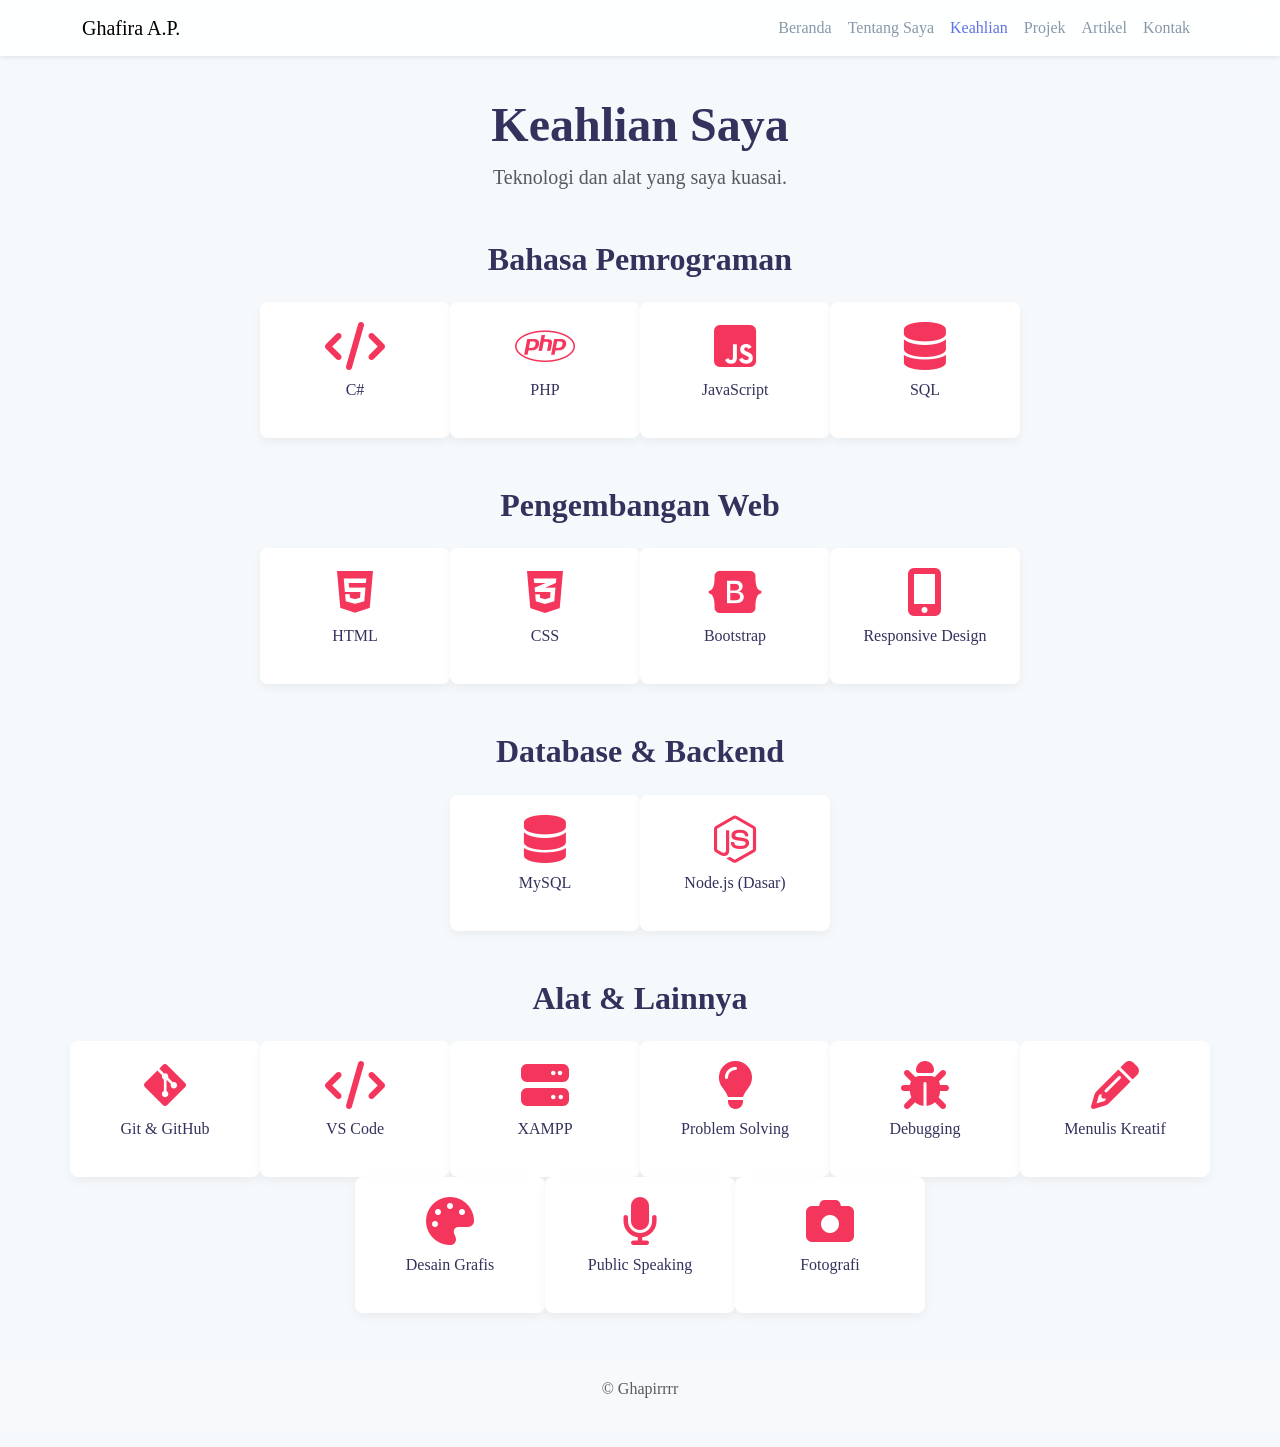
<file: keahlian.html>
<!DOCTYPE html>
<html lang="id">
<head>
    <meta charset="UTF-8">
    <meta name="viewport" content="width=device-width, initial-scale=1.0">
    <title>Ghafira Anindya Pasha - Keahlian</title>

    <!-- Bootstrap CSS -->
    <link href="https://cdn.jsdelivr.net/npm/bootstrap@5.3.3/dist/css/bootstrap.min.css" rel="stylesheet">

    <!-- Google Fonts (Poppins) -->
    <link rel="preconnect" href="https://fonts.googleapis.com">
    <link rel="preconnect" href="https://fonts.gstatic.com" crossorigin>
    <link href="https://fonts.googleapis.com/css2?family=Poppins:wght@300;400;600;700&display=swap" rel="stylesheet">

    <!-- Font Awesome (untuk ikon) -->
    <link rel="stylesheet" href="https://cdnjs.cloudflare.com/ajax/libs/font-awesome/6.5.1/css/all.min.css">

    <!-- Animate.css (untuk animasi) -->
    <link rel="stylesheet" href="https://cdnjs.cloudflare.com/ajax/libs/animate.css/4.1.1/animate.min.css"/>

    <!-- Custom CSS -->
    <link rel="stylesheet" href="custom-style.css">
</head>
<body>

    <!-- Neon Loading Bar -->
    <div id="loading-bar"></div>

    <!-- Navbar Modern -->
    <nav class="navbar navbar-expand-lg navbar-light bg-white shadow-sm fixed-top">
        <div class="container">
            <a class="navbar-brand" href="index.html">Ghafira A.P.</a>
            <button class="navbar-toggler" type="button" data-bs-toggle="collapse" data-bs-target="#navbarNav" aria-controls="navbarNav" aria-expanded="false" aria-label="Toggle navigation">
                <span class="navbar-toggler-icon"></span>
            </button>
            <div class="collapse navbar-collapse" id="navbarNav">
                <ul class="navbar-nav ms-auto">
                    <li class="nav-item"><a class="nav-link" href="index.html">Beranda</a></li>
                    <li class="nav-item"><a class="nav-link" href="tentang.html">Tentang Saya</a></li>
                    <li class="nav-item"><a class="nav-link active" href="keahlian.html">Keahlian</a></li>
                    <li class="nav-item"><a class="nav-link" href="projek.html">Projek</a></li>
                    <li class="nav-item"><a class="nav-link" href="artikel.php">Artikel</a></li>
                    <li class="nav-item"><a class="nav-link" href="kontak.html">Kontak</a></li>
                </ul>
            </div>
        </div>
    </nav>

    <!-- Main Content -->
    <main class="container mt-5 pt-5">
        <div class="text-center mb-5 animate__animated animate__fadeInDown">
            <h1 class="display-5 fw-bold">Keahlian Saya</h1>
            <p class="lead text-muted">Teknologi dan alat yang saya kuasai.</p>
        </div>

        <!-- Bahasa Pemrograman -->
        <section class="mb-5">
            <h2 class="text-center mb-4">Bahasa Pemrograman</h2>
            <div class="row justify-content-center">
                <div class="col-md-2 col-4 text-center skill-card animate__animated animate__fadeInUp"><i class="fas fa-code fa-3x mb-2"></i><p>C#</p></div>
                
                <div class="col-md-2 col-4 text-center skill-card animate__animated animate__fadeInUp animate__delay-2s"><i class="fab fa-php fa-3x mb-2"></i><p>PHP</p></div>
                <div class="col-md-2 col-4 text-center skill-card animate__animated animate__fadeInUp animate__delay-3s"><i class="fab fa-js-square fa-3x mb-2"></i><p>JavaScript</p></div>
                <div class="col-md-2 col-4 text-center skill-card animate__animated animate__fadeInUp animate__delay-4s"><i class="fas fa-database fa-3x mb-2"></i><p>SQL</p></div>
            </div>
        </section>

        <!-- Pengembangan Web -->
        <section class="mb-5">
            <h2 class="text-center mb-4">Pengembangan Web</h2>
            <div class="row justify-content-center">
                <div class="col-md-2 col-4 text-center skill-card animate__animated animate__fadeInUp"><i class="fab fa-html5 fa-3x mb-2"></i><p>HTML</p></div>
                <div class="col-md-2 col-4 text-center skill-card animate__animated animate__fadeInUp animate__delay-1s"><i class="fab fa-css3-alt fa-3x mb-2"></i><p>CSS</p></div>
                <div class="col-md-2 col-4 text-center skill-card animate__animated animate__fadeInUp animate__delay-2s"><i class="fab fa-bootstrap fa-3x mb-2"></i><p>Bootstrap</p></div>
                <div class="col-md-2 col-4 text-center skill-card animate__animated animate__fadeInUp animate__delay-3s"><i class="fas fa-mobile-alt fa-3x mb-2"></i><p>Responsive Design</p></div>
            </div>
        </section>

        <!-- Database & Backend -->
        <section class="mb-5">
            <h2 class="text-center mb-4">Database & Backend</h2>
            <div class="row justify-content-center">
                <div class="col-md-2 col-4 text-center skill-card animate__animated animate__fadeInUp"><i class="fas fa-database fa-3x mb-2"></i><p>MySQL</p></div>
                <div class="col-md-2 col-4 text-center skill-card animate__animated animate__fadeInUp animate__delay-2s"><i class="fab fa-node-js fa-3x mb-2"></i><p>Node.js (Dasar)</p></div>
            </div>
        </section>

        <!-- Alat & Lainnya -->
        <section class="mb-5">
            <h2 class="text-center mb-4">Alat & Lainnya</h2>
            <div class="row justify-content-center">
                <div class="col-md-2 col-4 text-center skill-card animate__animated animate__fadeInUp"><i class="fab fa-git-alt fa-3x mb-2"></i><p>Git & GitHub</p></div>
                <div class="col-md-2 col-4 text-center skill-card animate__animated animate__fadeInUp animate__delay-1s"><i class="fas fa-code fa-3x mb-2"></i><p>VS Code</p></div>
                <div class="col-md-2 col-4 text-center skill-card animate__animated animate__fadeInUp animate__delay-2s"><i class="fas fa-server fa-3x mb-2"></i><p>XAMPP</p></div>
                <div class="col-md-2 col-4 text-center skill-card animate__animated animate__fadeInUp animate__delay-3s"><i class="fas fa-lightbulb fa-3x mb-2"></i><p>Problem Solving</p></div>
                <div class="col-md-2 col-4 text-center skill-card animate__animated animate__fadeInUp animate__delay-4s"><i class="fas fa-bug fa-3x mb-2"></i><p>Debugging</p></div>
                <div class="col-md-2 col-4 text-center skill-card animate__animated animate__fadeInUp animate__delay-5s"><i class="fas fa-pencil-alt fa-3x mb-2"></i><p>Menulis Kreatif</p></div>
                <div class="col-md-2 col-4 text-center skill-card animate__animated animate__fadeInUp animate__delay-6s"><i class="fas fa-palette fa-3x mb-2"></i><p>Desain Grafis</p></div>
                <div class="col-md-2 col-4 text-center skill-card animate__animated animate__fadeInUp animate__delay-7s"><i class="fas fa-microphone fa-3x mb-2"></i><p>Public Speaking</p></div>
                <div class="col-md-2 col-4 text-center skill-card animate__animated animate__fadeInUp animate__delay-8s"><i class="fas fa-camera fa-3x mb-2"></i><p>Fotografi</p></div>
            </div>
        </section>

    </main>

    <!-- Footer -->
    <footer class="bg-light text-muted text-center p-3 mt-5">
        <p>&copy; Ghapirrrr</p>
    </footer>

    <!-- Bootstrap JS -->
    <script src="https://cdn.jsdelivr.net/npm/bootstrap@5.3.3/dist/js/bootstrap.bundle.min.js"></script>
    <!-- Custom JS -->
    <script src="custom-script.js"></script>
</body>
</html>
</file>
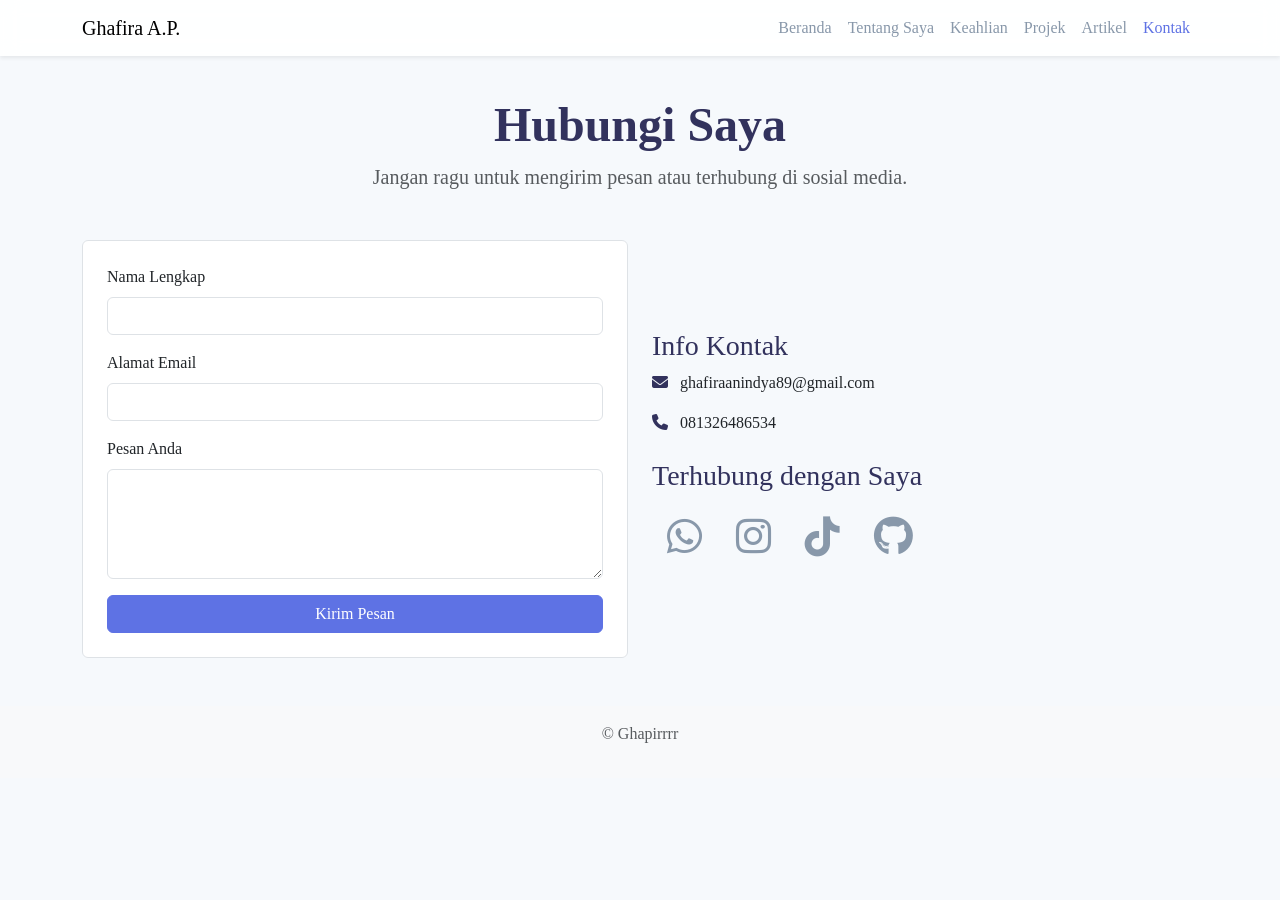
<file: kontak.html>
<!DOCTYPE html>
<html lang="id">
<head>
    <meta charset="UTF-8">
    <meta name="viewport" content="width=device-width, initial-scale=1.0">
    <title>Ghafira Anindya Pasha - Kontak</title>

    <!-- Bootstrap CSS -->
    <link href="https://cdn.jsdelivr.net/npm/bootstrap@5.3.3/dist/css/bootstrap.min.css" rel="stylesheet">

    <!-- Google Fonts (Poppins) -->
    <link rel="preconnect" href="https://fonts.googleapis.com">
    <link rel="preconnect" href="https://fonts.gstatic.com" crossorigin>
    <link href="https://fonts.googleapis.com/css2?family=Poppins:wght@300;400;600;700&display=swap" rel="stylesheet">

    <!-- Font Awesome (untuk ikon) -->
    <link rel="stylesheet" href="https://cdnjs.cloudflare.com/ajax/libs/font-awesome/6.5.1/css/all.min.css">

    <!-- Animate.css (untuk animasi) -->
    <link rel="stylesheet" href="https://cdnjs.cloudflare.com/ajax/libs/animate.css/4.1.1/animate.min.css"/>

    <!-- Custom CSS -->
    <link rel="stylesheet" href="custom-style.css">
</head>
<body>

    <!-- Neon Loading Bar -->
    <div id="loading-bar"></div>

    <!-- Navbar Modern -->
    <nav class="navbar navbar-expand-lg navbar-light bg-white shadow-sm fixed-top">
        <div class="container">
            <a class="navbar-brand" href="index.html">Ghafira A.P.</a>
            <button class="navbar-toggler" type="button" data-bs-toggle="collapse" data-bs-target="#navbarNav" aria-controls="navbarNav" aria-expanded="false" aria-label="Toggle navigation">
                <span class="navbar-toggler-icon"></span>
            </button>
            <div class="collapse navbar-collapse" id="navbarNav">
                <ul class="navbar-nav ms-auto">
                    <li class="nav-item"><a class="nav-link" href="index.html">Beranda</a></li>
                    <li class="nav-item"><a class="nav-link" href="tentang.html">Tentang Saya</a></li>
                    <li class="nav-item"><a class="nav-link" href="keahlian.html">Keahlian</a></li>
                    <li class="nav-item"><a class="nav-link" href="projek.html">Projek</a></li>
                    <li class="nav-item"><a class="nav-link" href="artikel.php">Artikel</a></li>
                    <li class="nav-item"><a class="nav-link active" href="kontak.html">Kontak</a></li>
                </ul>
            </div>
        </div>
    </nav>

    <!-- Main Content -->
    <main class="container mt-5 pt-5">
        <div class="text-center mb-5 animate__animated animate__fadeInDown">
            <h1 class="display-5 fw-bold">Hubungi Saya</h1>
            <p class="lead text-muted">Jangan ragu untuk mengirim pesan atau terhubung di sosial media.</p>
        </div>

        <div class="row">
            <!-- Contact Form -->
            <div class="col-lg-6 animate__animated animate__fadeInLeft">
                <div class="card bg-white border p-4">
                    <form>
                        <div class="mb-3">
                            <label for="name" class="form-label">Nama Lengkap</label>
                            <input type="text" class="form-control" id="name" required>
                        </div>
                        <div class="mb-3">
                            <label for="email" class="form-label">Alamat Email</label>
                            <input type="email" class="form-control" id="email" required>
                        </div>
                        <div class="mb-3">
                            <label for="message" class="form-label">Pesan Anda</label>
                            <textarea class="form-control" id="message" rows="4" required></textarea>
                        </div>
                        <button type="submit" class="btn btn-primary w-100">Kirim Pesan</button>
                    </form>
                </div>
            </div>

            <!-- Contact Info & Social Media -->
            <div class="col-lg-6 d-flex flex-column justify-content-center mt-4 mt-lg-0 animate__animated animate__fadeInRight">
                <div class="text-center text-lg-start">
                    <h3 class="fw-light">Info Kontak</h3>
                    <p><i class="fas fa-envelope me-2"></i> <a href="mailto:ghafiraanindya89@gmail.com" class="text-dark text-decoration-none">ghafiraanindya89@gmail.com</a></p>
                    <p><i class="fas fa-phone me-2"></i> <a href="https://wa.me/6281326486534" class="text-dark text-decoration-none">081326486534</a></p>
                    
                    <h3 class="fw-light mt-4">Terhubung dengan Saya</h3>
                    <div class="social-icons mt-3">
                        <a href="https://wa.me/6281326486534" class="social-icon"><i class="fab fa-whatsapp"></i></a>
                        <a href="https://www.instagram.com/ghapir.a" class="social-icon"><i class="fab fa-instagram"></i></a>
                        <a href="https://www.tiktok.com/@ghapirrrr" class="social-icon"><i class="fab fa-tiktok"></i></a>
                        <a href="https://github.com/ghafiraanindya" class="social-icon"><i class="fab fa-github"></i></a>
                    </div>
                </div>
            </div>
        </div>
    </main>

    <!-- Footer -->
    <footer class="bg-light text-muted text-center p-3 mt-5">
        <p>&copy; Ghapirrrr</p>
    </footer>

    <!-- Bootstrap JS -->
    <script src="https://cdn.jsdelivr.net/npm/bootstrap@5.3.3/dist/js/bootstrap.bundle.min.js"></script>
    <!-- Custom JS -->
    <script src="custom-script.js"></script>
</body>
</html>
</file>
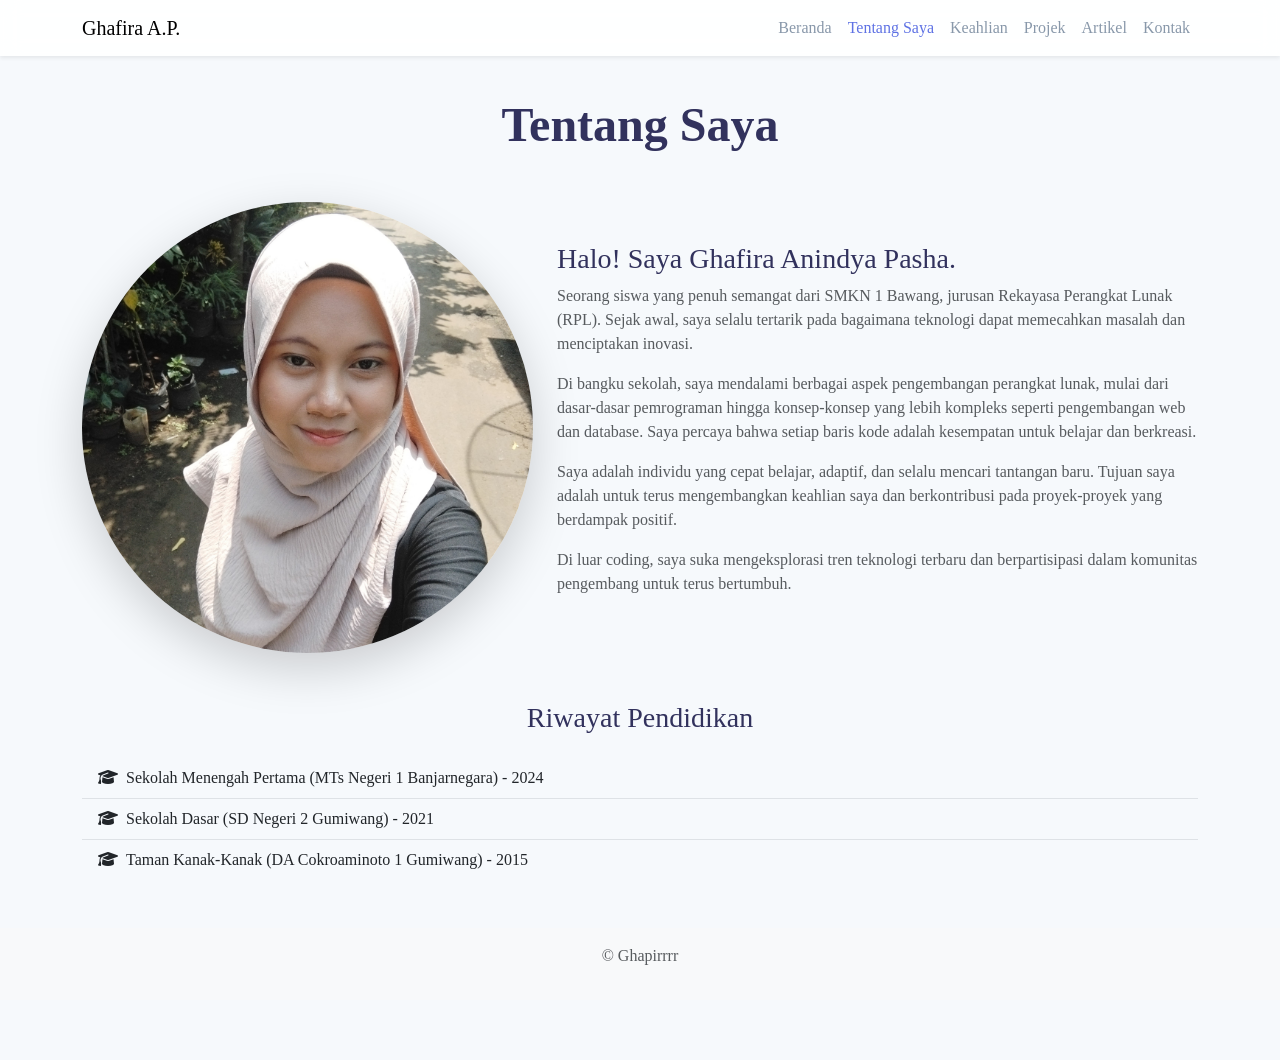
<file: tentang.html>
<!DOCTYPE html>
<html lang="id">
<head>
    <meta charset="UTF-8">
    <meta name="viewport" content="width=device-width, initial-scale=1.0">
    <title>Ghafira Anindya Pasha - Tentang Saya</title>

    <link href="https://cdn.jsdelivr.net/npm/bootstrap@5.3.3/dist/css/bootstrap.min.css" rel="stylesheet">

    <link rel="preconnect" href="https://fonts.googleapis.com">
    <link rel="preconnect" href="https://fonts.gstatic.com" crossorigin>
    <link href="https://fonts.googleapis.com/css2?family=Poppins:wght@300;400;600;700&display=swap" rel="stylesheet">

    <link rel="stylesheet" href="https://cdnjs.cloudflare.com/ajax/libs/font-awesome/6.5.1/css/all.min.css">

    <link rel="stylesheet" href="https://cdnjs.cloudflare.com/ajax/libs/animate.css/4.1.1/animate.min.css"/>

    <link rel="stylesheet" href="custom-style.css">
</head>
<body>

    <div id="loading-bar"></div>

    <nav class="navbar navbar-expand-lg navbar-light bg-white shadow-sm fixed-top">
        <div class="container">
            <a class="navbar-brand" href="index.html">Ghafira A.P.</a>
            <button class="navbar-toggler" type="button" data-bs-toggle="collapse" data-bs-target="#navbarNav" aria-controls="navbarNav" aria-expanded="false" aria-label="Toggle navigation">
                <span class="navbar-toggler-icon"></span>
            </button>
            <div class="collapse navbar-collapse" id="navbarNav">
                <ul class="navbar-nav ms-auto">
                    <li class="nav-item"><a class="nav-link" href="index.html">Beranda</a></li>
                    <li class="nav-item"><a class="nav-link active" href="tentang.html">Tentang Saya</a></li>
                    <li class="nav-item"><a class="nav-link" href="keahlian.html">Keahlian</a></li>
                    <li class="nav-item"><a class="nav-link" href="projek.html">Projek</a></li>
                    <li class="nav-item"><a class="nav-link" href="artikel.php">Artikel</a></li>
                    <li class="nav-item"><a class="nav-link" href="kontak.html">Kontak</a></li>
                </ul>
            </div>
        </div>
    </nav>

    <main class="container mt-5 pt-5">
        <div class="text-center mb-5 animate__animated animate__fadeInDown">
            <h1 class="display-5 fw-bold">Tentang Saya</h1>
        </div>

        <div class="row align-items-center">
            <div class="col-lg-5 text-center animate__animated animate__fadeInLeft">
                <img src="ghafi.jpg" class="img-fluid rounded-circle shadow-lg" alt="Foto Ghafira Anindya Pasha">
            </div>
            <div class="col-lg-7 mt-4 mt-lg-0 animate__animated animate__fadeInRight">
                <h3 class="fw-light">Halo! Saya Ghafira Anindya Pasha.</h3>
                <p class="text-muted">Seorang siswa yang penuh semangat dari SMKN 1 Bawang, jurusan Rekayasa Perangkat Lunak (RPL). Sejak awal, saya selalu tertarik pada bagaimana teknologi dapat memecahkan masalah dan menciptakan inovasi.</p>
                <p class="text-muted">Di bangku sekolah, saya mendalami berbagai aspek pengembangan perangkat lunak, mulai dari dasar-dasar pemrograman hingga konsep-konsep yang lebih kompleks seperti pengembangan web dan database. Saya percaya bahwa setiap baris kode adalah kesempatan untuk belajar dan berkreasi.</p>
                <p class="text-muted">Saya adalah individu yang cepat belajar, adaptif, dan selalu mencari tantangan baru. Tujuan saya adalah untuk terus mengembangkan keahlian saya dan berkontribusi pada proyek-proyek yang berdampak positif.</p>
                <p class="text-muted">Di luar coding, saya suka mengeksplorasi tren teknologi terbaru dan berpartisipasi dalam komunitas pengembang untuk terus bertumbuh.</p>
            </div>
        </div>

        <div class="row mt-5 animate__animated animate__fadeInUp">
            <div class="col-lg-12">
                <h3 class="text-center mb-4 fw-light">Riwayat Pendidikan</h3>
                <ul class="list-group list-group-flush">
                    <li class="list-group-item bg-transparent"><i class="fas fa-graduation-cap me-2"></i>Sekolah Menengah Pertama (MTs Negeri 1 Banjarnegara) - 2024</li>
                    <li class="list-group-item bg-transparent"><i class="fas fa-graduation-cap me-2"></i>Sekolah Dasar (SD Negeri 2 Gumiwang) - 2021</li>
                    <li class="list-group-item bg-transparent"><i class="fas fa-graduation-cap me-2"></i>Taman Kanak-Kanak (DA Cokroaminoto 1 Gumiwang) - 2015</li>
                </ul>
            </div>
        </div>
    </main>

    <footer class="bg-light text-muted text-center p-3 mt-5">
        <p>&copy; Ghapirrrr</p>
    </footer>

    <script src="https://cdn.jsdelivr.net/npm/bootstrap@5.3.3/dist/js/bootstrap.bundle.min.js"></script>
    <script src="custom-script.js"></script>
</body>
</html>
</file>
<file: custom-style.css>
/* Import Google Font */
@import url('https://fonts.googleapis.com/css2?family=Poppins:wght@300;400;600;700&display=swap');

:root {
    --primary-color: #5e72e4; /* Biru Lembut */
    --primary-hover-color: #324cdd; /* Biru lebih gelap untuk hover */
    --secondary-color: #f5365c; /* Pink Kemerahan */
    --text-dark-color: #32325d; /* Abu-abu Kebiruan Tua */
    --text-light-color: #ffffff;
    --text-muted-color: #8898aa; /* Abu-abu muda */
    --background-light-color: #f6f9fc; /* Putih Gading */
    --background-white-color: #ffffff;
    --footer-bg-color: #e9ecef;
}

body {
    font-family: 'Playfair Display', serif;
    background-color: var(--background-light-color);
    color: var(--text-dark-color);
}

/* Neon Loading Bar Styles */
#loading-bar {
    position: fixed; top: 0; left: 0; width: 0%; height: 3px;
    background-color: var(--primary-color);
    box-shadow: 0 0 10px var(--primary-color), 0 0 5px var(--primary-color);
    transition: width 0.4s ease-out, opacity 0.5s ease 0.5s; z-index: 9999;
}

/* General UI Elements */
.btn-primary { background-color: var(--primary-color); border-color: var(--primary-color); color: white !important; transition: all 0.3s ease; }
.btn-primary:hover { background-color: var(--primary-hover-color); border-color: var(--primary-hover-color); transform: translateY(-3px); box-shadow: 0 4px 15px rgba(94, 114, 228, 0.4); }

/* Navbar Styles */
.navbar { background-color: rgba(255, 255, 255, 0.9) !important; backdrop-filter: blur(10px); }
.nav-link { color: var(--text-muted-color) !important; }
.nav-link:hover, .nav-link.active { color: var(--primary-color) !important; }

/* Hero Section Styles */
.hero-section {
    position: relative; /* Diperlukan untuk positioning partikel */
    display: flex; align-items: center; justify-content: center; height: 100vh;
    background-color: var(--text-dark-color); /* Latar belakang gelap untuk hero */
    color: var(--text-light-color); /* Teks terang di hero section */
    overflow: hidden; /* Mencegah partikel keluar */
}
.hero-section .container { position: relative; z-index: 2; }

#tsparticles {
    position: absolute;
    top: 0;
    left: 0;
    width: 100%;
    height: 100%;
    z-index: 1;
}

/* Section Titles */
main h1, main h2, main h3, main h4, main h5 { color: var(--text-dark-color); font-weight: 600; }

.hero-section h1, .hero-section .lead {
    color: var(--text-light-color);
}

/* Footer Styles */
footer { background-color: var(--footer-bg-color) !important; color: var(--text-muted-color); }

/* Card & Modal Styles */
.card { background-color: var(--background-white-color); border: 1px solid #dee2e6; }
.project-card { cursor: pointer; transition: transform 0.3s ease, box-shadow 0.3s ease; }
.project-card:hover { transform: translateY(-5px); box-shadow: 0 8px 20px rgba(0,0,0,0.07); }
.modal-content { background-color: var(--background-white-color); color: var(--text-dark-color); }

/* Keahlian Page */
.skill-card { padding: 20px; border-radius: 8px; background-color: var(--background-white-color); box-shadow: 0 4px 10px rgba(0,0,0,0.05); transition: transform 0.3s ease; }
.skill-card:hover { transform: translateY(-5px); }
.skill-card i { color: var(--secondary-color); transition: color 0.3s ease; }

/* Kontak Page */
.social-icon { display: inline-block; margin: 0 15px; font-size: 2.5rem; color: var(--text-muted-color); transition: color 0.3s ease, transform 0.3s ease; }
.social-icon:hover { color: var(--primary-color); transform: scale(1.2); }
</file>
